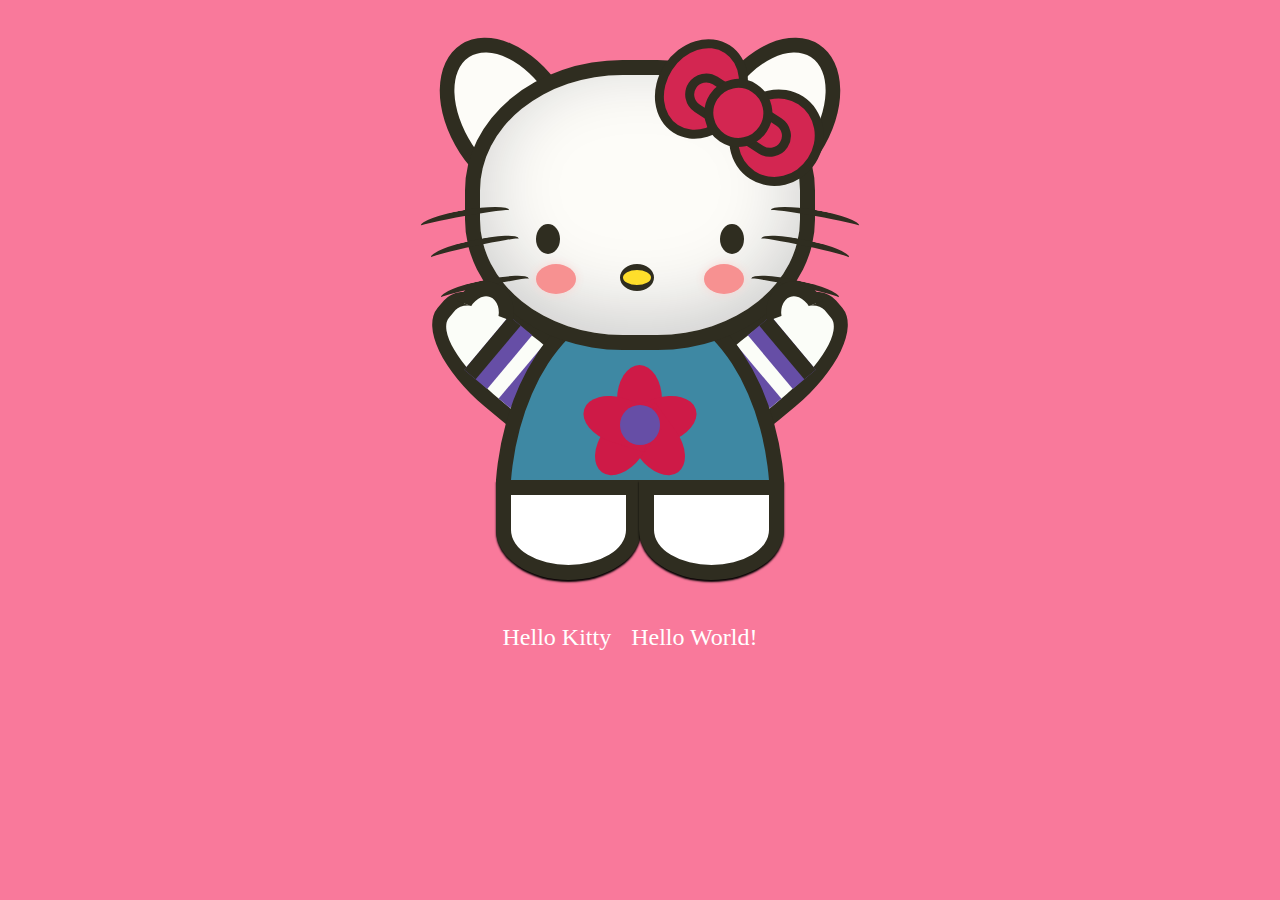
<file: hellokitty/index.html>
<!DOCTYPE html>
<html lang="en">

<head>
    <meta charset="utf-8">
    <link rel="stylesheet" href="hellokitty.css" />
</head>

<body>
    <div class="hellokitty">
        <header>
            <div class="earLeft"></div>
            <div class="earRight"></div>
            <div class="tou"></div>
            <!-- 脸部 -->
            <div class="eyeLeft"></div>
            <div class="eyeRight"></div>
            <div class="mouth"></div>
            <!-- 蝴蝶结 -->
            <div class="flower">
                <div class="flowerLeft"></div>
                <div class="flowerRight"></div>
                <div class="flowerMiddle"></div>
                <div class="flowerCenter"></div>
            </div>
            <!-- 腮红 -->
            <div class="blusher blusherLeft"></div>
            <div class="blusher blusherRight"></div>
            <!-- 左边胡须 -->
            <div class="mustache mustacheLeft1"></div>
            <div class="mustache mustacheLeft2"></div>
            <div class="mustache mustacheLeft3"></div>
            <!-- 右边胡须 -->
            <div class="mustache mustacheRight1"></div>
            <div class="mustache mustacheRight2"></div>
            <div class="mustache mustacheRight3"></div>
            <!-- 手指 -->
            <div class="fingerBoxLeft">
                <div class="finger"></div>
            </div>
            <div class="fingerBoxRight">
                <div class="finger"></div>
            </div>

        </header>
        <!-- 中间部分 -->
        <div class="centerBox">
            <!-- 手 -->
            <div class="handLeft">
                <div class="arm"></div>
                <div class="arm"></div>
                <div class="arm black"></div>
            </div>
            <div class="handRight">
                <div class="arm"></div>
                <div class="arm"></div>
                <div class="arm black"></div>
            </div>
            <!-- 肚子 -->
            <div class="corpBox">
                <div class="corp">
                    <div class="flower">
                        <div class="petal petal1"></div>
                        <div class="petal petal2"></div>
                        <div class="petal petal3"></div>
                        <div class="petal petal4"></div>
                        <div class="petal petal5"></div>
                        <div class="center"></div>
                    </div>
                </div>
            </div>
            <!-- 脚 -->
            <div class="foot">
                <div class="footLeft"></div>
                <div class="footRight"></div>
            </div>
        </div>
    </div>
    <footer>
        <p>Hello Kitty</p>
        <p>Hello World!</p>
    </footer>
</body>

</html>
</file>
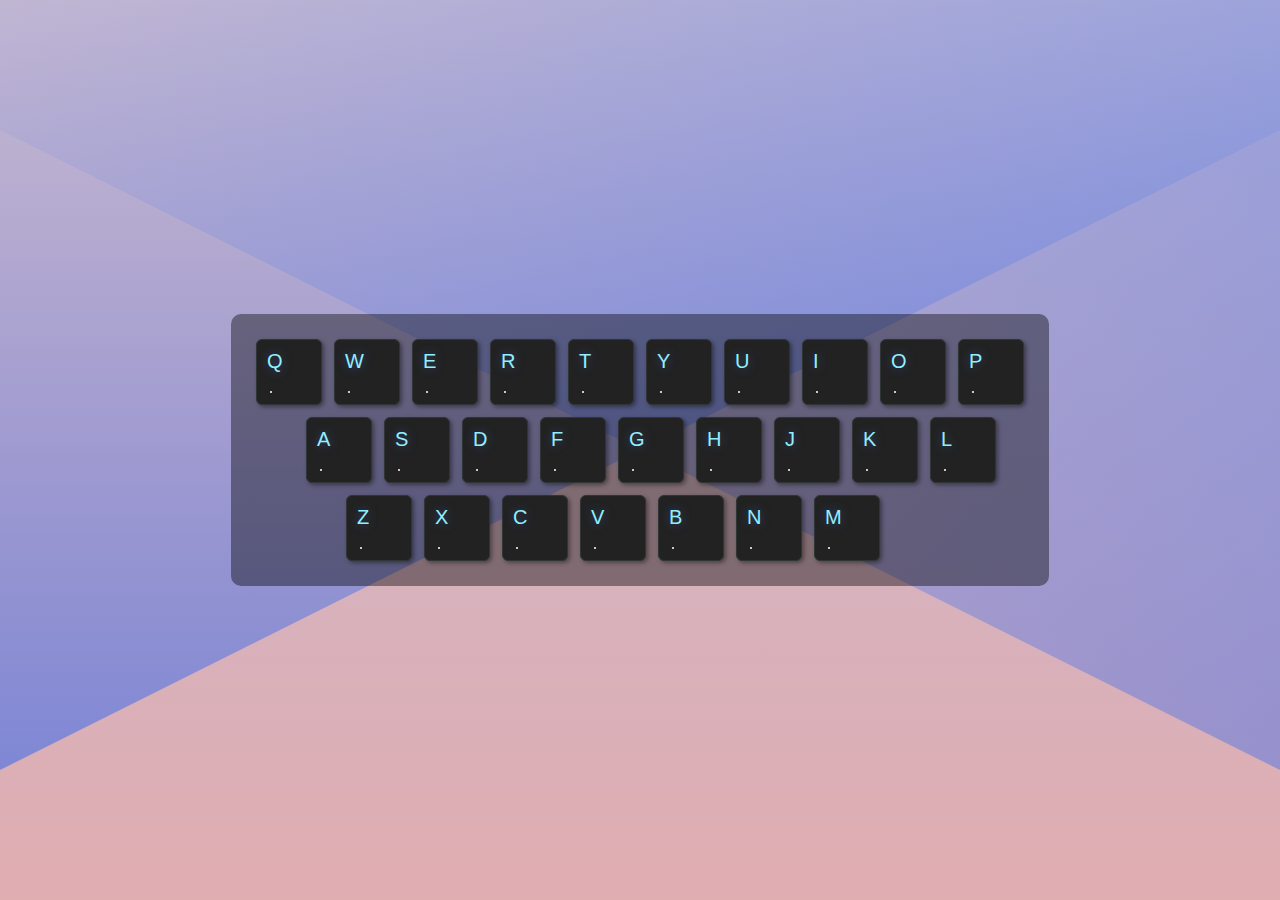
<file: demo/keyboard/index.html>
<!DOCTYPE>
<html>
	<head>
		<meta charset="UTF-8">
		<title>我的导航</title>
		<style>
			*{
				margin:0;
				padding:0;
			}
			body{
				background-color: #c7bad1;
				background-image: url("data:image/svg+xml,%3Csvg xmlns='http://www.w3.org/2000/svg' width='100%25' height='100%25' viewBox='0 0 2 1'%3E%3Cdefs%3E%3ClinearGradient id='a' gradientUnits='userSpaceOnUse' x1='0' x2='0' y1='0' y2='1'%3E%3Cstop offset='0' stop-color='%23c7bad1'/%3E%3Cstop offset='1' stop-color='%23e0adb1'/%3E%3C/linearGradient%3E%3ClinearGradient id='b' gradientUnits='userSpaceOnUse' x1='0' y1='0' x2='0' y2='1'%3E%3Cstop offset='0' stop-color='%230352ff' stop-opacity='0'/%3E%3Cstop offset='1' stop-color='%230352ff' stop-opacity='1'/%3E%3C/linearGradient%3E%3ClinearGradient id='c' gradientUnits='userSpaceOnUse' x1='0' y1='0' x2='2' y2='2'%3E%3Cstop offset='0' stop-color='%230352ff' stop-opacity='0'/%3E%3Cstop offset='1' stop-color='%230352ff' stop-opacity='1'/%3E%3C/linearGradient%3E%3C/defs%3E%3Crect x='0' y='0' fill='url(%23a)' width='2' height='1'/%3E%3Cg fill-opacity='0.5'%3E%3Cpolygon fill='url(%23b)' points='0 1 0 0 2 0'/%3E%3Cpolygon fill='url(%23c)' points='2 1 2 0 0 0'/%3E%3C/g%3E%3C/svg%3E");
				background-attachment: fixed;
				background-size: cover;
				background-position: center;
			}
			main{
				height:100vh;
				display: flex;
				align-items: center;
				justify-content: center;
			}
			.wrapper{
				display: inline-block;
				background-color: rgba(0,0,0, 0.4);
				padding:25px 25px 13px 13px;
				border-radius: 10px;
				/*box-shadow: 10px 10px 10px #525252;*/
			}
			.wrapper > div:nth-child(2){
				margin-left:50px;
			}
			.wrapper > div:nth-child(3){
				margin-left:90px;
			}
			.key{
				display: inline-block;
				position: relative;
				width:64px;
				height:64px;
				border-radius: 6px;
				margin-left: 12px;
				margin-bottom:12px;
				color:#93efff;
				background-color: #222;
				border:1px solid #303536;
				box-shadow: 2px 2px 4px 0px rgba(0,0,0,0.4);
				font-size:20px;
				font-family: keyboard, "Arial Rounded", Helvetica, Arial, sans-serif;
			}
			.key .edit{
				position: absolute;
				bottom:4px;
				right:5px;
				display: none;
				border:0;
				border-radius: 1px;
				padding:1px 2px;
				font-size:10px;
			}
			.key:hover .edit{
				display: inline-block;
				background-color: transparent;
				color:#93efff;
			}
			.key .text{
				position: absolute;
				top:10px;
				left:10px;
				text-shadow: 0 0 10px #314b81;
				color:#93efff;
			}
			.key .logo{
				width:16px;
				height:16px;
				position: absolute;
				bottom: 4px;
				left:6px;
			}
		</style>
	</head>
	<body>
		<header></header>
		<main>
			<div class="wrapper" id="main"></div>
		</main>
		<footer></footer>
		<script src="./main.js"></script>
		<script>
		    // 1.初始化数据
		    var hashA = init()
		    var key = hashA['key']
		    var hash = hashA['hash']

			// 2.生成键盘
			for(var i = 0; i < key['length']; i++){
				var div = createElement('div')
				main.appendChild(div)

				var keyItem = key[i]
				for(var j = 0; j < keyItem['length']; j++){
					
					var span = createSpan(keyItem[j].toUpperCase())

					var button = createButton(keyItem[j])

					var img = createImage(hash[keyItem[j]])

					var kbd = createElement('kbd')
					kbd.className = 'key'
					kbd.onclick = function(xxx){
						var key = xxx.target.firstChild.nextSibling['id']
						var website = hash[key]
					    window.open('http://' + website, '_blank')
					}
					kbd.appendChild(span)
					kbd.appendChild(button)
					kbd.appendChild(img)
					div.appendChild(kbd)
				}
			}

			// 3.监听用户输入事件
			listenToUser()

			function init(){
	            var key = {
					'0': {0:'q',1:'w',2:'e',3:'r',4:'t',5:'y',6:'u',7:'i',8:'o',9:'p',length:10},
					'1': {0:'a',1:'s',2:'d',3:'f',4:'g',5:'h',6:'j',7:'k',8:'l',length:9},
					'2': {0:'z',1:'x',2:'c',3:'v',4:'b',5:'n',6:'m',length:7},
					'length': 3
				}
				var hash = {'q': 'qq.com', 'w': 'weibo.com', 'e': 'ele.me', 'r': 'renren.com', 't': 'tianya.com', 'y': 'youtube.com', 'u': 'uc.cn' , 'i': 'iqiyi.com', 'o': 'opera.com', 'p': undefined, 'a': 'acfun.tv', 's': 'sohu.com', 'z': 'zhihu.com', 'm': 'www.mcdonalds.com.cn', 'b':'www.bilibili.com','d': 'dribbble.com'
				}

				// 取出localStorage中的zzz对应的hash
				var hashLocalStorage = JSON.parse(localStorage.getItem('zzz') || 'null')
				if(hashLocalStorage){
					hash = hashLocalStorage
				}
				return {
					'key':key,
					'hash':hash
				}
		    }

			function createElement(name){
				return document.createElement(name)
			}

			function createSpan(content){
				var span = createElement('span')
				span.className = 'text'
				span.textContent = content

				return span
			}

			function createButton(id){
                var button = createElement('button')
				button.textContent = '编辑'
				button.className = 'edit'
				button.id = id
				button.onclick = function(haha){
					var x = prompt('请输入一个网址')
					var button2 = haha['target']
					var key = button2['id']
					hash[key] = x

					var img2 = button2.nextSibling
					img2.src = 'http://' + x + '/favicon.ico'
					img2.onerror = function(){
						img2.src = './dott.png'
					}
					localStorage.setItem('zzz', JSON.stringify(hash))

					// 阻止事件冒泡
					haha.stopPropagation()
				}

				return button
			}

			function createImage(domain){
				var img = createElement('img')
				img.className = 'logo'
				if(domain){
					img.src = 'http://' + hash[keyItem[j]] + '/favicon.ico'
				}else{
					img.src = './dott.png'
				}
				img.onerror = function(xxx){
					xxx.target.src = './dott.png'
				}
				return img
			}

			function listenToUser(){
	            document.onkeypress = function(xjshjsi){
					var key = xjshjsi['key'] 
					var website = hash[key]
					window.open('http://' + website, '_blank')
				}
			}
		</script>
	</body>
</html>
</file>
<file: hellokitty/hellokitty.css>
/* 
* @Author: anchen
* @Date:   2016-12-22 23:00:41
* @Last Modified by:   anchen
* @Last Modified time: 2017-02-14 14:13:14
*/
body {
    width: 100%;
    height: 100%;
    margin: 0;
    padding: 0;
    background: #f9799b;
}

.hellokitty {
    width: 440px;
    margin: 20px auto;
}

header {
    width: 440px;
    height: 320px;
    position: relative;
    margin: 0 auto;
    z-index: 10;
}

header .earLeft {
    width: 90px;
    height: 150px;
    border: 15px solid #2f2d20;
    border-radius: 50%;
    background: #fdfcf8;
    position: absolute;
    left: 30px;
    top: 10px;
    transform: rotate(327deg);
    -o-transform: rotate(327deg);
    -moz-transform: rotate(327deg);
    -webkit-transform: rotate(327deg);
}

header .earRight {
    width: 90px;
    height: 150px;
    border: 15px solid #2f2d20;
    border-radius: 50%;
    background: #fdfcf8;
    position: absolute;
    right: 30px;
    top: 10px;
    transform: rotate(33deg);
    -o-transform: rotate(33deg);
    -moz-transform: rotate(33deg);
    -webkit-transform: rotate(33deg);
}

header .tou {
    width: 320px;
    height: 260px;
    position: absolute;
    top: 40px;
    left: 45px;
    border: 15px solid #2f2d20;
    background: #fdfcf8;
    border-radius: 45%;
    box-shadow: inset 0 -18px 75px #ccc;
}

/*脸部*/
header .eyeLeft {
    width: 24px;
    height: 30px;
    position: absolute;
    top: 204px;
    left: 116px;
    background: #2f2d20;
    border-radius: 50%;
}

header .eyeRight {
    width: 24px;
    height: 30px;
    position: absolute;
    top: 204px;
    right: 116px;
    background: #2f2d20;
    border-radius: 50%;
}

header .mouth {
    width: 28px;
    height: 15px;
    position: absolute;
    top: 244px;
    left: 200px;
    border-radius: 50%;
    border: 6px solid #2f2d20;
    border-left-width: 3px;
    border-right-width: 3px;
    background: #fede2b;
}

header .blusher {
    width: 40px;
    height: 30px;
    border-radius: 50%;
    background: #f79191;
    box-shadow: 0 0 10px #f9d8d5;
}

header .blusherLeft {
    position: absolute;
    top: 244px;
    left: 116px;
}

header .blusherRight {
    position: absolute;
    top: 244px;
    right: 116px;
}

/*蝴蝶结*/
header .flower {
    width: 180px;
    height: 108px;
    position: absolute;
    top: 40px;
    right: 30px;
    transform: rotate(33deg);
    -o-transform: rotate(33deg);
    -moz-transform: rotate(33deg);
    -webkit-transform: rotate(33deg);
}

header .flower .flowerLeft {
    width: 70px;
    height: 86px;
    position: absolute;
    top: 2px;
    left: 0;
    border: 9px solid #2f2d20;
    border-radius: 50%;
    background: #d32651;
}

header .flower .flowerRight {
    width: 75px;
    height: 80px;
    position: absolute;
    top: 5px;
    right: 0;
    border: 9px solid #2f2d20;
    border-radius: 50%;
    background: #d32651;
}

header .flower .flowerMiddle {
    width: 100px;
    height: 24px;
    position: absolute;
    top: 35px;
    left: 30px;
    border: 9px solid #2f2d20;
    border-radius: 40px;
    background: #d32651;
}

header .flower .flowerCenter {
    width: 50px;
    height: 50px;
    position: absolute;
    top: 20px;
    left: 54px;
    border: 9px solid #2f2d20;
    border-radius: 40px;
    background: #d32651;
}

/*胡须*/
header .mustache {
    width: 90px;
    height: 10px;
    position: absolute;
    border-top: 6px solid #2f2d20;
    border-radius: 50%;
}

header .mustacheLeft1 {
    top: 190px;
    left: 0px;
    transform: rotate(350deg);
    -o-transform: rotate(350deg);
    -moz-transform: rotate(350deg);
    -webkit-transform: rotate(350deg);
}

header .mustacheLeft2 {
    top: 220px;
    left: 10px;
    transform: rotate(348deg);
    -o-transform: rotate(348deg);
    -moz-transform: rotate(348deg);
    -webkit-transform: rotate(348deg);
}

header .mustacheLeft3 {
    top: 260px;
    left: 20px;
    transform: rotate(348deg);
    -o-transform: rotate(348deg);
    -moz-transform: rotate(348deg);
    -webkit-transform: rotate(348deg);
}

header .mustacheRight1 {
    top: 190px;
    right: 0px;
    transform: rotate(10deg);
    -o-transform: rotate(10deg);
    -moz-transform: rotate(10deg);
    -webkit-transform: rotate(10deg);
}

header .mustacheRight2 {
    top: 220px;
    right: 10px;
    transform: rotate(12deg);
    -o-transform: rotate(12deg);
    -moz-transform: rotate(12deg);
    -webkit-transform: rotate(12deg);
}

header .mustacheRight3 {
    top: 260px;
    right: 20px;
    transform: rotate(12deg);
    -o-transform: rotate(12deg);
    -moz-transform: rotate(12deg);
    -webkit-transform: rotate(12deg);
}

/*手指*/
header .fingerBoxLeft {
    width: 60px;
    height: 30px;
    position: absolute;
    bottom: 28px;
    left: 40px;
    overflow: hidden;
    transform: rotate(20deg);
    -o-transform: rotate(20deg);
    -moz-transform: rotate(20deg);
    -webkit-transform: rotate(20deg);
}

header .fingerBoxLeft .finger {
    width: 30px;
    height: 40px;
    border: 15px solid #2f2d20;
    border-radius: 50%;
    background: #fbfdf8;
}

header .fingerBoxRight {
    width: 60px;
    height: 30px;
    position: absolute;
    bottom: 28px;
    right: 40px;
    overflow: hidden;
    transform: rotate(340deg);
    -o-transform: rotate(340deg);
    -moz-transform: rotate(340deg);
    -webkit-transform: rotate(340deg);
}

header .fingerBoxRight .finger {
    width: 30px;
    height: 40px;
    border: 15px solid #2f2d20;
    border-radius: 50%;
    background: #fbfdf8;
}

/*中间部分*/
.centerBox {
    width: 400px;
    height: 320px;
    position: relative;
    margin: -40px auto;
}

/*手臂*/
.centerBox .handLeft {
    width: 70px;
    height: 150px;
    padding-top: 40px;
    position: absolute;
    top: -35px;
    left: 35px;
    border: 15px solid #2f2d20;
    border-radius: 45%;
    background: #fbfdf8;
    transform: rotate(130deg);
    -o-transform: rotate(130deg);
    -moz-transform: rotate(130deg);
    -webkit-transform: rotate(130deg);
}

.centerBox .handRight {
    width: 70px;
    height: 150px;
    padding-top: 40px;
    position: absolute;
    top: -35px;
    right: 35px;
    border: 15px solid #2f2d20;
    border-radius: 45%;
    background: #fbfdf8;
    transform: rotate(230deg);
    -o-transform: rotate(230deg);
    -moz-transform: rotate(230deg);
    -webkit-transform: rotate(230deg);
}

.centerBox .arm {
    width: 70px;
    height: 15px;
    margin: 15px 0;
    background: #664ea6;
}

.centerBox .black {
    border-bottom: 15px solid #2f2d20;
}

/*肚子*/
.centerBox .corpBox {
    height: 180px;
    position: relative;
    overflow: hidden;
}

.centerBox .corp {
    width: 260px;
    height: 400px;
    overflow: hidden;
    position: absolute;
    left: 50%;
    margin-left: -145px;
    top: -10px;
    background: #3e88a3;
    border-top-left-radius: 50%;
    border-top-right-radius: 50%;
    border: 15px solid #2f2d20;
}

.centerBox .corp .flower {
    width: 120px;
    height: 120px;
    margin: 60px auto;
    position: relative;
}

.centerBox .corp .flower .petal {
    width: 45px;
    height: 70px;
    background: #ce1a47;
    position: absolute;
    border-top-left-radius: 50%;
    border-top-right-radius: 50%;
}

.centerBox .corp .flower .petal1 {
    top: 0;
    left: 37px;
}

.centerBox .corp .flower .petal2 {
    top: 20px;
    right: 15px;
    transform: rotate(72deg);
}

.centerBox .corp .flower .petal3 {
    right: 20px;
    top: 44px;
    transform: rotate(144deg);
}

.centerBox .corp .flower .petal4 {
    left: 20px;
    top: 44px;
    transform: rotate(216deg);
}

.centerBox .corp .flower .petal5 {
    top: 20px;
    left: 15px;
    transform: rotate(288deg);
}

.centerBox .corp .flower .center {
    width: 40px;
    height: 40px;
    border-radius: 50%;
    position: absolute;
    top: 40px;
    left: 40px;
    background: #664ea6;
}

/*脚*/
.foot {
    width: 290px;
    position: absolute;
    left: 50%;
    margin-left: -145px;
    top: 180px;
    background-color: #fdfcf8;
}

.foot .footLeft {
    width: 115px;
    height: 70px;
    position: absolute;
    top: 0;
    left: 1px;
    box-shadow: 0 2px 2px #000;
    z-index: 2;
    border: 15px solid #2f2d20;
    border-bottom-left-radius: 50%;
    border-bottom-right-radius: 50%;
    background-color: #fff;
}

.foot .footRight {
    width: 115px;
    height: 70px;
    position: absolute;
    top: 0;
    right: 1px;
    box-shadow: 0 2px 2px #000;
    z-index: 2;
    border: 15px solid #2f2d20;
    border-bottom-left-radius: 50%;
    border-bottom-right-radius: 50%;
    background-color: #fff;
}

.floor {
    width: 400px;
    height: 100px;
    position: absolute;
    bottom: 55px;
    left: 0px;
    margin: 0 auto;
    border: 1px solid #c0506e;
    border-radius: 50%;
    background: none;
}

.floorh {
    width: 400px;
    height: 100px;
    position: absolute;
    bottom: 0;
    left: 0;
    margin: 0 auto;
    border: 1px solid #c0506e;
    border-radius: 50%;
    background: none;
}

/* footer */
footer {
    display: flex;
    align-items: center;
    justify-content: center;
    color: #fff;
    font-size: 24px;
    font-weight: 500;
}

footer p {
    margin-right: 20px;
}
</file>
